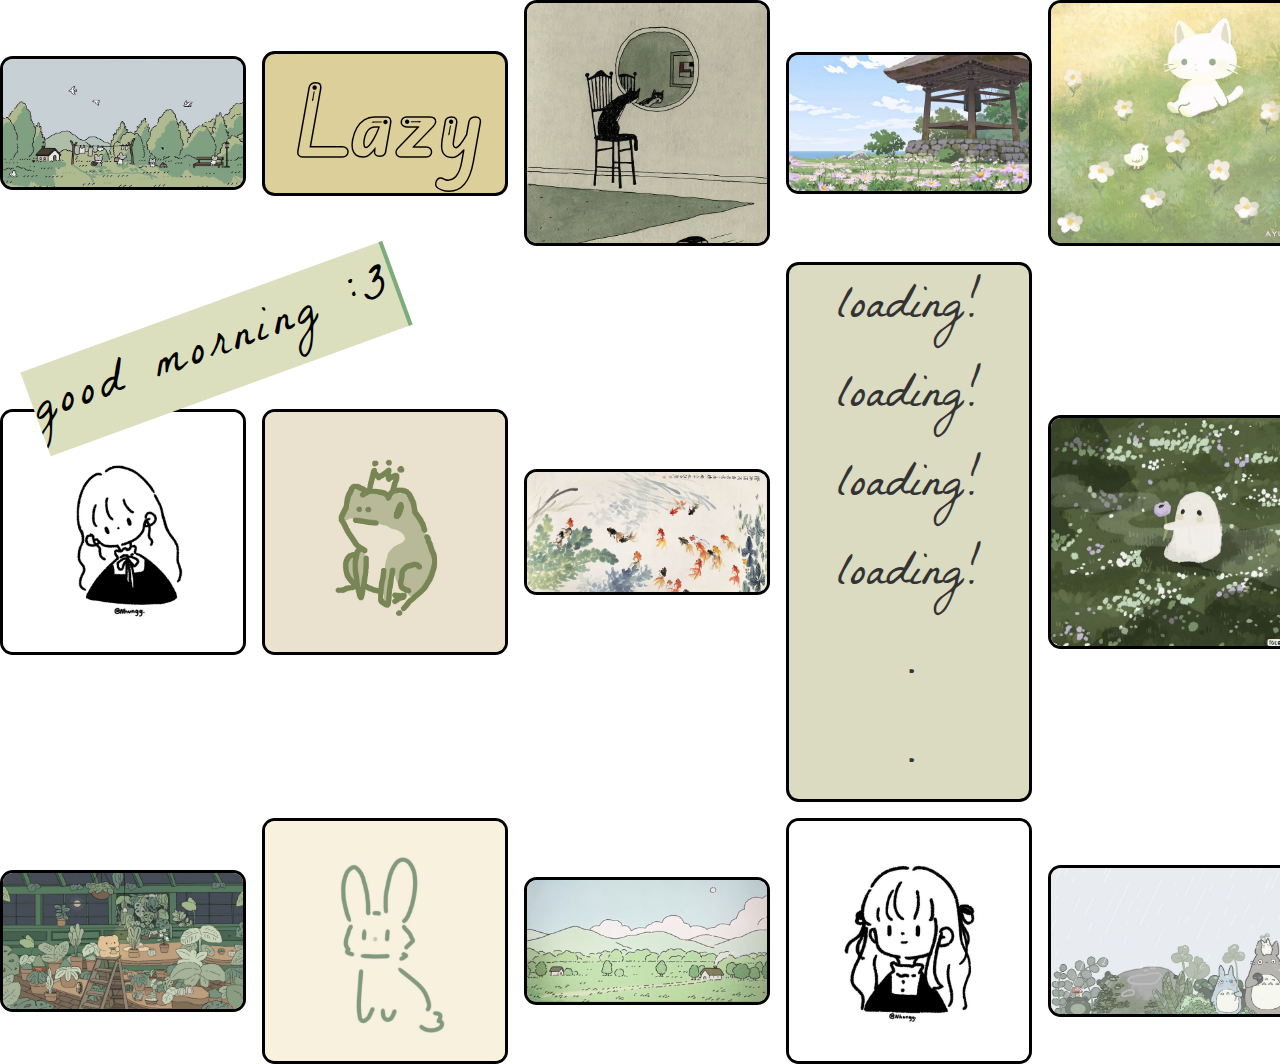
<file: index.html>
<!DOCTYPE html>
<html lang="en">
  <head>
    <meta charset="UTF-8" />
    <meta name="viewport" content="width=device-width, initial-scale=1.0" />
    <title>Document</title>

    <link rel="preconnect" href="https://fonts.googleapis.com" />
    <link rel="preconnect" href="https://fonts.gstatic.com" crossorigin />
    <link
      href="https://fonts.googleapis.com/css2?family=Edu+AU+VIC+WA+NT+Arrows:wght@400..700&display=swap"
      rel="stylesheet"
    />

    <link rel="preconnect" href="https://fonts.googleapis.com" />
    <link rel="preconnect" href="https://fonts.gstatic.com" crossorigin />
    <link
      href="https://fonts.googleapis.com/css2?family=La+Belle+Aurore&display=swap"
      rel="stylesheet"
    />

    <link rel="stylesheet" href="styles.css" />
    <script src="script.js" defer></script>
  </head>
  <body>
    <div class="table-container">
      <div class="img-table">
        <img
          data-src="assets/- _Cute wallpaper } ´+.jpeg"
          alt="Lazy-loaded image"
        />
        <div class="lazy-container">
          <p class="lazy-text">Lazy</p>
        </div>
        <img
          data-src="assets/a984f0c4-8d45-456f-890f-76a752e32bc5.jpeg"
          alt="Lazy-loaded image"
        />

        <img data-src="assets/_ (1).jpeg" alt="Lazy-loaded image" />
        <img data-src="assets/wallpaper.jpeg" alt="Lazy-loaded image" />
        <img
          data-src="assets/25c0a5d3-e97b-41fd-8449-7abf23a53846.jpeg"
          alt="Lazy-loaded image"
        />

        <img
          data-src="assets/Green icon cats and soup little frog.jpeg"
          alt="Lazy-loaded image"
        />
        <img data-src="assets/_ (4).jpeg" alt="Lazy-loaded image" />
        <div class="loading-container">
          <p class="loading-text">
            loading! <br />
            loading! <br />
            loading! <br />
            loading! <br />
            . <br />
            .
          </p>
        </div>
        <img data-src="assets/_ (7).jpeg" alt="Lazy-loaded image" />
        <img data-src="assets/_ (5).jpeg" alt="Lazy-loaded image" />
        <img data-src="assets/App !.jpeg" alt="Lazy-loaded image" />
        <img data-src="assets/_ (6).jpeg" alt="Lazy-loaded image" />
        <img
          data-src="assets/bd5d5cf4-bb40-4106-add3-245a8b94e399.jpeg"
          alt="Lazy-loaded image"
        />
        <img
          data-src="assets/Cute Laptop Wallpaper _ Desktop Wallpaper Art.jpeg"
          alt="Lazy-loaded image"
        />
      </div>
      <div class="sticker">good morning :3</div>
    </div>
  </body>
</html>
</file>
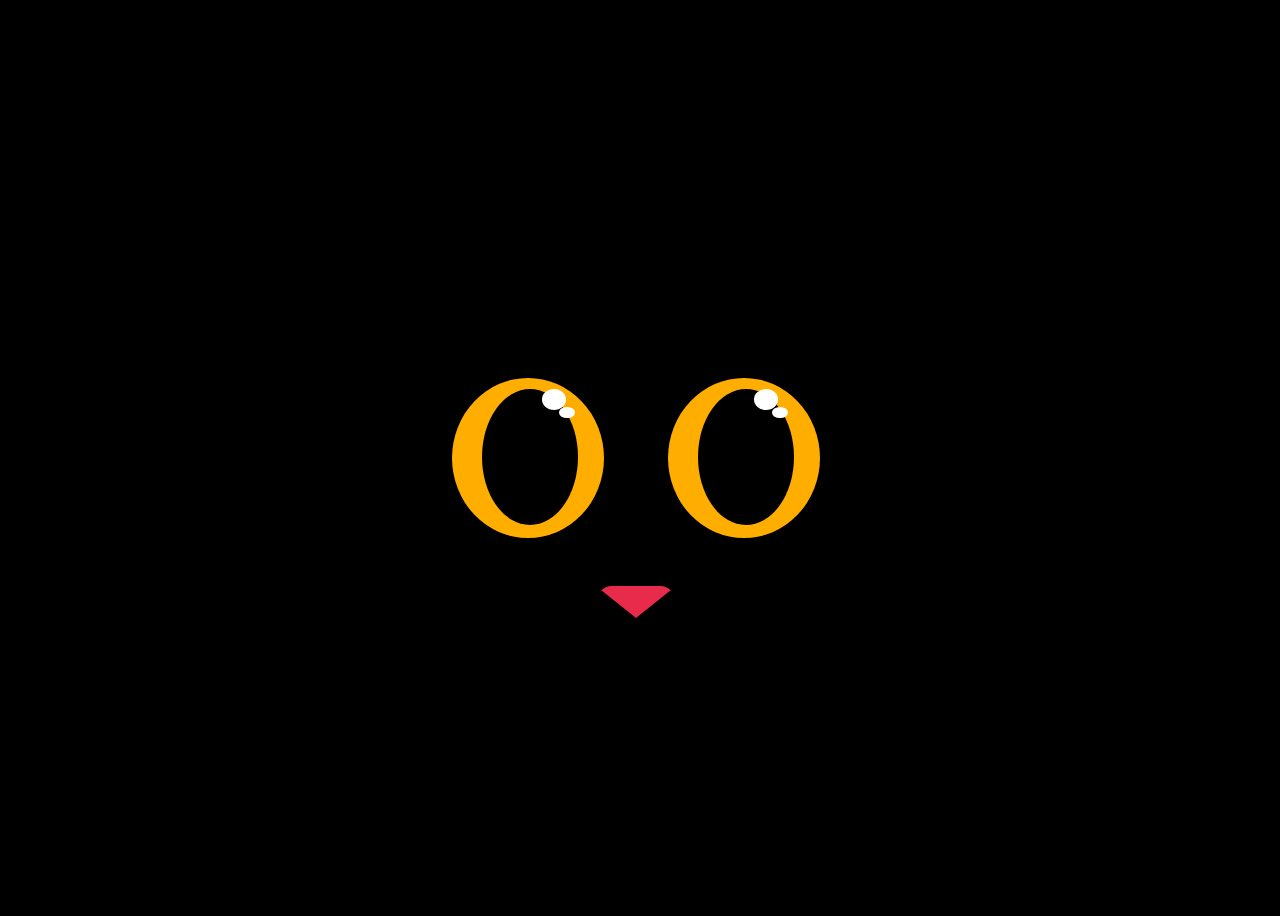
<file: cat eyes/index.html>
<!DOCTYPE html>
<html lang="en">
<head>
  <meta charset="UTF-8">
  <meta name="viewport" content="width=device-width, initial-scale=1.0">
  <title>cat eyes</title>
  <link rel="stylesheet" href="catEyes.css">
  <script src="catEyes.js" defer></script>
</head>
<body>
  <div class="cat-container">
    <div class="eyes-nose-container">
      <div class="eye-lid-container">
        <span class="lid"></span>
        <span class="lid"></span>
      </div>
      <span class="eye"></span>
      <span class="eye"></span>
      <div class="pupil-container">
        <span class="pupil"></span>
        <span class="pupil"></span>
        <div class="highlight">
          <span class="light"></span>
          <span class="light"></span>
        </div>
        <div class="small-highlight">
          <span class="small-light"></span>
          <span class="small-light"></span>
        </div>
      </div>
      <div class="nose-container"></div>
    </div>
  </div>
</body>
</html>
</file>
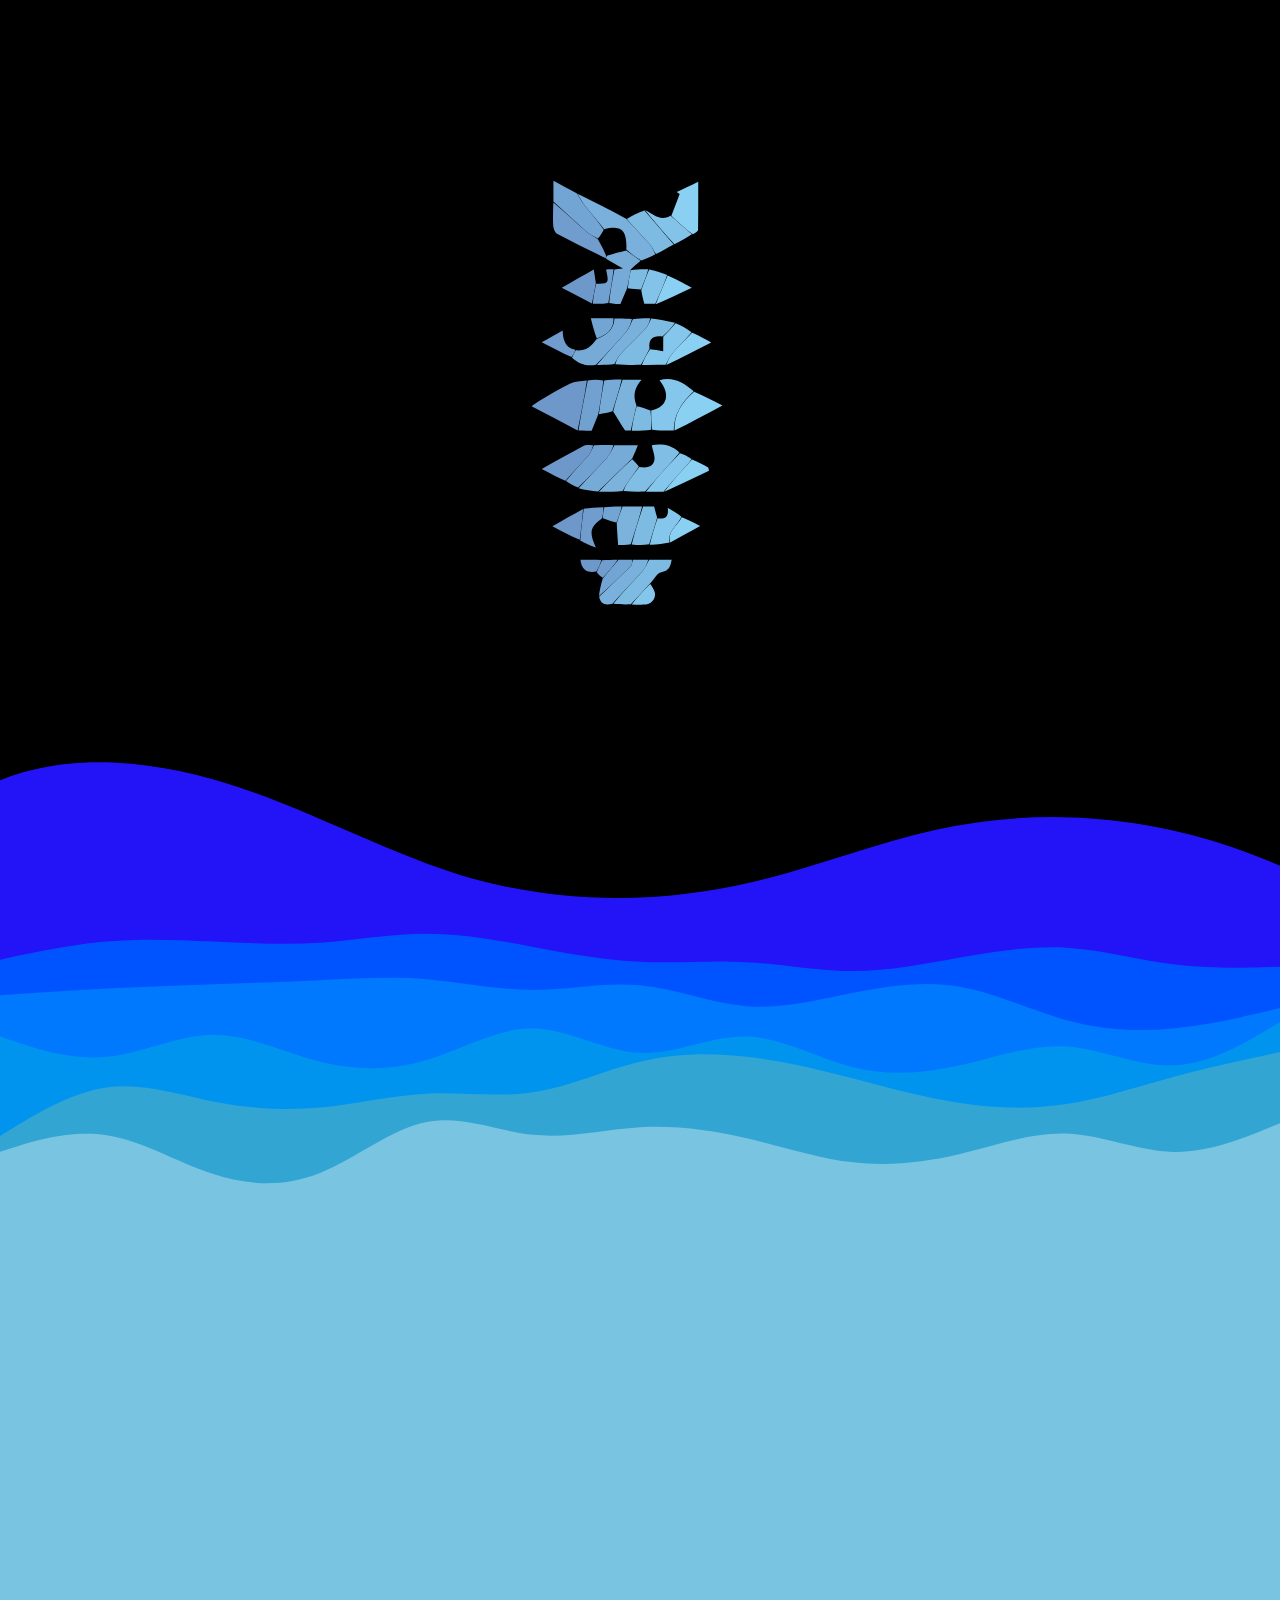
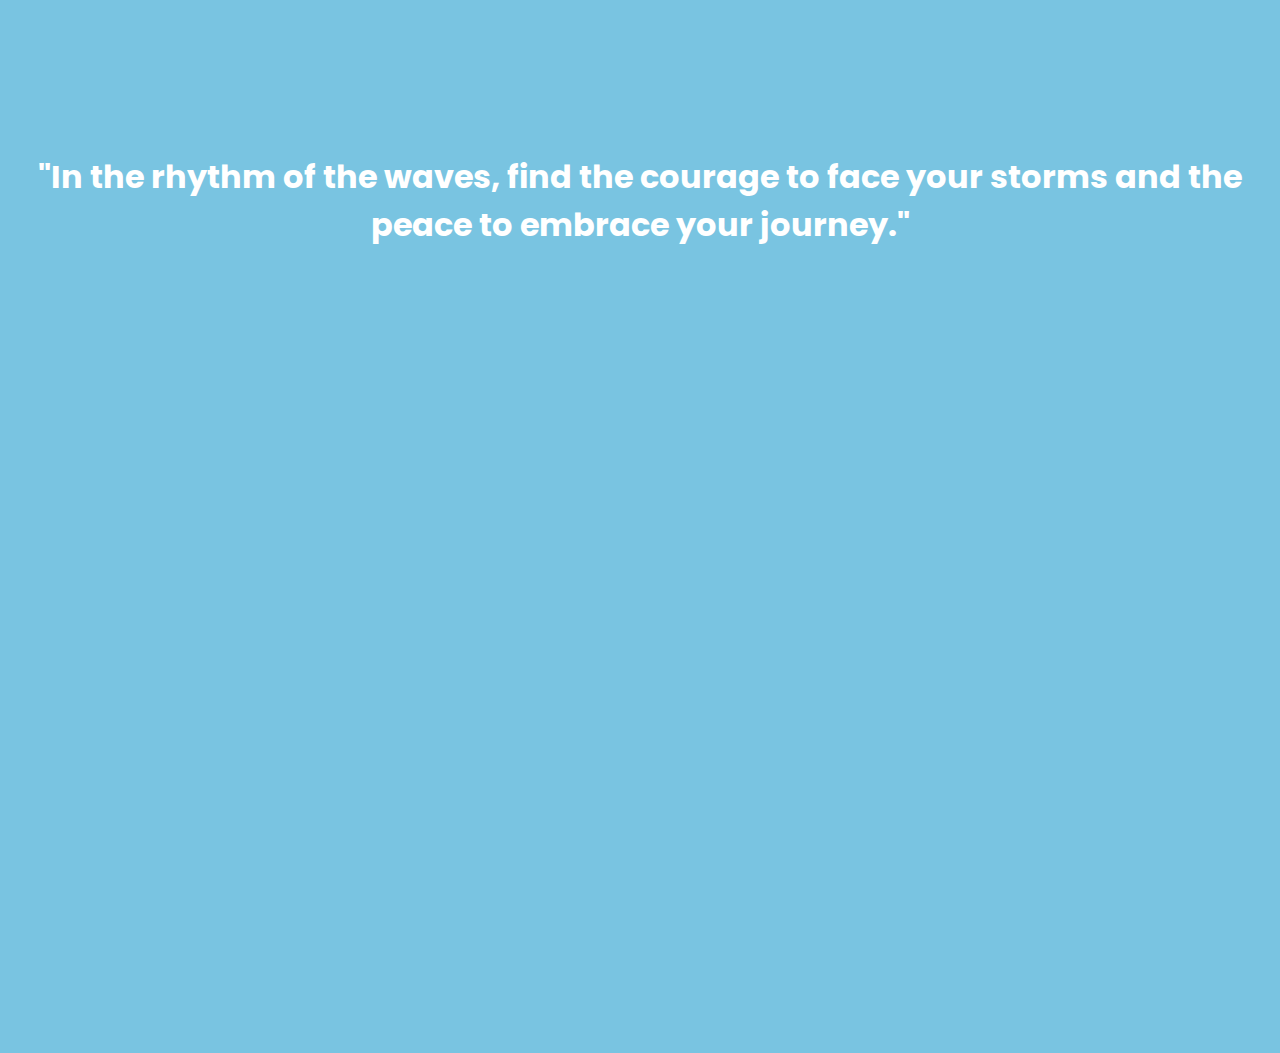
<file: fish in a pond/index.html>
<!DOCTYPE html>
<html lang="en">
  <head>
    <meta charset="UTF-8" />
    <meta name="viewport" content="width=device-width, initial-scale=1.0" />
    <link rel="stylesheet" href="styles.css" />
    <title>Fish in a Pond</title>
  </head>
  <body>
    <section id="hero-section">
      <div class="fish-container">
        <svg viewBox="0 0 313 313" enable-background="new 0 0 100 100">
          <g id="fish">
            <g id="fish1" style="--order: 1">
              <path
                fill="#7EBBE3"
                opacity="1.000000"
                stroke="none"
                d=" M161.003357,81.014320   C163.704681,80.976357 166.406021,80.938393 169.519653,81.299751   C164.972107,86.948616 159.935989,92.129387 155.101913,97.492310   C153.764130,98.976463 153.027191,101.002197 152.014557,102.779449   C148.451141,102.779457 144.887695,102.779457 141.019745,102.779457   C141.618729,99.291809 142.389099,97.283585 146.129272,96.735519   C147.976868,96.464775 149.432114,93.516510 151.447510,91.351074   C154.887863,87.619713 157.945618,84.317017 161.003357,81.014320  z"
              />
              <path
                fill="#79B0DC"
                opacity="1.000000"
                stroke="none"
                d=" M152.455322,102.844681   C153.027191,101.002197 153.764130,98.976463 155.101913,97.492310   C159.935989,92.129387 164.972107,86.948616 169.966980,81.355583   C173.021729,80.520027 175.697617,80.731903 176.475800,84.692741   C171.132294,89.917023 166.002075,94.703331 161.013763,99.633255   C160.322052,100.316856 160.331161,101.709564 160.015823,102.773994   C157.642578,102.819298 155.269318,102.864609 152.455322,102.844681  z"
              />
              <path
                fill="#73A5D4"
                opacity="1.000000"
                stroke="none"
                d=" M160.449554,102.839844   C160.331161,101.709564 160.322052,100.316856 161.013763,99.633255   C166.002075,94.703331 171.132294,89.917023 176.552231,85.049210   C176.286072,87.732368 175.685226,90.451515 174.710114,93.616165   C171.893829,96.964737 169.451828,99.867813 167.009827,102.770889   C164.967636,102.815811 162.925461,102.860748 160.449554,102.839844  z"
              />
              <path
                fill="#85C7EC"
                opacity="1.000000"
                stroke="none"
                d=" M160.553818,80.962875   C157.945618,84.317017 154.887863,87.619713 151.501068,90.969360   C150.607162,89.859413 149.986389,88.725990 149.488541,87.540932   C148.257797,84.611389 150.419006,81.163818 153.712143,80.936905   C155.833359,80.790741 157.972931,80.910728 160.553818,80.962875  z"
              />
              <path
                fill="#709DCE"
                opacity="1.000000"
                stroke="none"
                d=" M167.421173,102.838646   C169.451828,99.867813 171.893829,96.964737 174.683807,94.026176   C175.957993,94.794235 176.884232,95.597778 177.663193,96.816040   C176.686813,99.017670 175.857697,100.804596 175.028580,102.591530   C172.629898,102.696487 170.231216,102.801445 167.421173,102.838646  z"
              />
              <path
                fill="#6F98CA"
                opacity="1.000000"
                stroke="none"
                d=" M175.404373,102.699219   C175.857697,100.804596 176.686813,99.017670 177.844269,97.064056   C182.491470,96.308830 185.128448,97.928680 185.591019,102.806908   C182.280243,102.806908 179.030197,102.806908 175.404373,102.699219  z"
              />
            </g>
            <g id="fish2" style="--order: 2">
              <path
                fill="#85C7EC"
                opacity="1.000000"
                stroke="none"
                d=" M142.020599,111.209541   C145.147461,110.654503 148.274323,110.099464 151.701630,110.179657   C150.643417,114.921799 149.284744,119.028709 147.926071,123.135612   C144.644653,122.645393 142.254578,123.321129 142.943481,128.241806   C140.262894,126.684418 138.352936,125.574753 136.264038,123.857574   C138.242081,119.324547 143.219543,116.789406 142.020599,111.209541  z"
              />
              <path
                fill="#7EBBE3"
                opacity="1.000000"
                stroke="none"
                d=" M148.111832,123.476372   C149.284744,119.028709 150.643417,114.921799 152.003204,110.401260   C154.704300,109.951263 157.404282,109.914902 160.544113,110.336670   C158.993271,116.816032 157.002579,122.837265 155.011871,128.858490   C153.257797,128.858490 151.503738,128.858490 149.598251,128.858490   C149.147629,127.111900 148.722610,125.464516 148.111832,123.476372  z"
              />
              <path
                fill="#7BB3DD"
                opacity="1.000000"
                stroke="none"
                d=" M155.462936,128.915741   C157.002579,122.837265 158.993271,116.816032 160.991669,110.389008   C163.406815,109.983200 165.814255,109.983200 167.193420,109.983200   C167.450409,113.558365 167.681091,116.767433 167.870941,120.697525   C166.893600,123.897697 165.957092,126.376862 165.020569,128.856018   C161.985046,128.895004 158.949524,128.934006 155.462936,128.915741  z"
              />
              <path
                fill="#709DCE"
                opacity="1.000000"
                stroke="none"
                d=" M184.006027,127.728462   C180.966324,128.143204 177.926620,128.557938 174.452103,128.547272   C174.348541,126.470329 174.679794,124.818794 175.011047,123.167252   C180.944580,118.869476 181.531250,116.694504 178.092819,108.784134   C181.083466,109.941696 183.280838,110.792213 185.721741,112.294891   C185.312195,117.874191 184.659103,122.801331 184.006027,127.728462  z"
              />
              <path
                fill="#6F98CA"
                opacity="1.000000"
                stroke="none"
                d=" M184.329376,127.637962   C184.659103,122.801331 185.312195,117.874191 185.961746,112.546677   C190.143585,114.349976 194.328949,116.553665 199.339218,119.191689   C193.919983,122.274918 189.286346,124.911194 184.329376,127.637962  z"
              />
              <path
                fill="#8AD0F2"
                opacity="1.000000"
                stroke="none"
                d=" M141.689636,111.294838   C143.219543,116.789406 138.242081,119.324547 136.055267,123.592514   C133.364212,122.551537 130.703003,121.168114 127.094421,119.292206   C132.558380,116.261475 136.958527,113.820801 141.689636,111.294838  z"
              />
              <path
                fill="#73A5D4"
                opacity="1.000000"
                stroke="none"
                d=" M174.621216,123.103256   C174.679794,124.818794 174.348541,126.470329 174.013702,128.486511   C171.310852,128.890121 168.611588,128.929092 165.466431,128.912048   C165.957092,126.376862 166.893600,123.897697 167.976517,121.070114   C170.159073,121.494209 172.195221,122.266731 174.621216,123.103256  z"
              />
            </g>
            <g id="fish3" style="--order: 3">
              <path
                fill="#80BEE6"
                opacity="1.000000"
                stroke="none"
                d=" M156.916626,148.213425   C153.822891,147.726669 150.423569,147.687332 149.517090,151.187805   C148.943512,153.402817 150.240631,156.102249 150.751389,158.869705   C146.622986,159.420563 141.615616,159.508682 137.211823,155.231216   C139.547363,152.139435 142.008453,149.701584 144.332550,147.139465   C147.611282,143.524918 150.788635,139.818405 154.009338,136.151199   C157.373184,136.112625 160.737030,136.074036 164.510910,136.435028   C163.876221,138.460556 162.890366,140.128326 161.772583,141.702362   C160.205383,143.909256 158.539993,146.046417 156.916626,148.213425  z"
              />
              <path
                fill="#76ABD8"
                opacity="1.000000"
                stroke="none"
                d=" M169.011749,158.821320   C165.073456,158.821320 161.135162,158.821320 157.544479,158.821320   C158.320145,156.835159 159.119141,154.789261 160.311157,152.369415   C166.139023,146.716080 171.573883,141.436676 177.008743,136.157288   C180.196060,136.564133 183.383377,136.970978 186.512558,137.824280   C181.821884,143.084167 177.084625,147.803207 172.614243,152.762787   C171.071640,154.474228 170.193436,156.784561 169.011749,158.821320  z"
              />
              <path
                fill="#71A1D1"
                opacity="1.000000"
                stroke="none"
                d=" M169.462387,158.881409   C170.193436,156.784561 171.071640,154.474228 172.614243,152.762787   C177.084625,147.803207 181.821884,143.084167 186.761047,138.115814   C188.868042,138.891937 190.668427,139.822998 192.694946,141.293304   C189.184387,145.818024 185.356018,149.723343 181.761810,153.833405   C180.540756,155.229721 179.910126,157.142365 179.009705,158.819077   C175.977478,158.859879 172.945251,158.900681 169.462387,158.881409  z"
              />
              <path
                fill="#6F98CA"
                opacity="1.000000"
                stroke="none"
                d=" M179.420929,158.879791   C179.910126,157.142365 180.540756,155.229721 181.761810,153.833405   C185.356018,149.723343 189.184387,145.818024 192.964325,141.502899   C196.617477,143.077209 200.227386,144.981155 204.556000,147.264175   C197.179077,151.368835 190.751740,155.048523 184.202042,158.495697   C183.000259,159.128189 181.301514,158.816422 179.420929,158.879791  z"
              />
              <path
                fill="#7BB3DD"
                opacity="1.000000"
                stroke="none"
                d=" M176.551163,136.094345   C171.573883,141.436676 166.139023,146.716080 160.336273,152.001358   C159.061783,150.914536 158.155167,149.821838 157.082581,148.471283   C158.539993,146.046417 160.205383,143.909256 161.772583,141.702362   C162.890366,140.128326 163.876221,138.460556 164.966034,136.496033   C168.705261,136.115417 172.399429,136.073410 176.551163,136.094345  z"
              />
              <path
                fill="#85C7EC"
                opacity="1.000000"
                stroke="none"
                d=" M153.561829,136.092239   C150.788635,139.818405 147.611282,143.524918 144.332550,147.139465   C142.008453,149.701584 139.547363,152.139435 136.988739,154.959885   C134.996994,154.409653 133.163895,153.532288 131.281403,152.073532   C132.596008,150.053085 133.999405,148.649033 135.316254,147.168045   C138.568222,143.510742 141.780518,139.818146 145.008759,136.139740   C147.710617,136.104248 150.412476,136.068756 153.561829,136.092239  z"
              />
              <path
                fill="#8AD0F2"
                opacity="1.000000"
                stroke="none"
                d=" M144.620255,136.085327   C141.780518,139.818146 138.568222,143.510742 135.316254,147.168045   C133.999405,148.649033 132.596008,150.053085 131.082428,151.802032   C128.329285,150.712173 125.725739,149.312424 123.122185,147.912659   C123.000679,147.383438 122.879181,146.854202 122.757675,146.324982   C129.915695,142.893631 137.073730,139.462280 144.620255,136.085327  z"
              />
            </g>
            <g id="fish4" style="--order: 4">
              <path
                fill="#6F98CA"
                opacity="1.000000"
                stroke="none"
                d=" M187.007034,166.088867   C194.289948,169.908264 201.572861,173.727646 209.535095,177.903305   C207.847687,179.085007 206.893356,179.864838 205.839645,180.472321   C200.862396,183.341736 195.960373,186.371231 190.818130,188.911743   C188.409027,190.101944 185.517715,190.316177 182.475647,190.543350   C183.739899,182.105591 185.373474,174.097229 187.007034,166.088867  z"
              />
              <path
                fill="#85C7EC"
                opacity="1.000000"
                stroke="none"
                d=" M140.001251,166.016098   C143.362885,165.973938 146.724518,165.931763 150.542206,166.390701   C151.004913,169.859451 151.011581,172.827087 151.018250,175.794724   C143.094009,177.581863 141.425812,183.665695 146.947296,190.641327   C140.307175,192.528214 135.155380,189.326355 130.237427,185.287964   C136.084259,179.863907 139.973587,173.928833 140.001251,166.016098  z"
              />
              <path
                fill="#8AD0F2"
                opacity="1.000000"
                stroke="none"
                d=" M139.632050,166.001404   C139.973587,173.928833 136.084259,179.863907 130.018799,185.015564   C125.595940,183.097748 121.507309,181.020050 116.191139,178.318573   C124.581017,173.834167 131.921936,169.910446 139.632050,166.001404  z"
              />
              <path
                fill="#71A1D1"
                opacity="1.000000"
                stroke="none"
                d=" M186.566177,165.991013   C185.373474,174.097229 183.739899,182.105591 182.060211,190.483063   C179.640472,190.893005 177.266815,190.933823 174.449249,190.521317   C174.985825,184.670944 175.966324,179.273895 176.946823,173.876846   C177.903458,171.497360 178.860092,169.117859 180.156540,165.893158   C181.593185,165.893158 183.859253,165.893158 186.566177,165.991013  z"
              />
              <path
                fill="#7BB3DD"
                opacity="1.000000"
                stroke="none"
                d=" M165.008514,190.868729   C162.084106,190.868729 159.159698,190.868729 155.716171,190.868729   C159.026245,187.180450 160.175766,183.271881 158.221710,178.272583   C159.285873,173.779739 160.142761,169.885712 160.999664,165.991684   C162.295914,165.991684 163.592178,165.991684 163.795166,165.991684   C165.916458,169.383972 167.623978,172.114594 169.617218,175.359634   C168.271469,180.872284 166.639999,185.870514 165.008514,190.868729  z"
              />
              <path
                fill="#76ABD8"
                opacity="1.000000"
                stroke="none"
                d=" M165.455475,190.924988   C166.639999,185.870514 168.271469,180.872284 169.954147,175.511536   C172.081100,174.833130 174.156830,174.517258 176.589691,174.039108   C175.966324,179.273895 174.985825,184.670944 174.008240,190.464066   C171.308258,190.900497 168.605347,190.940872 165.455475,190.924988  z"
              />
              <path
                fill="#7EBBE3"
                opacity="1.000000"
                stroke="none"
                d=" M160.547943,165.938782   C160.142761,169.885712 159.285873,173.779739 158.104370,177.890472   C155.774261,177.375931 153.768784,176.644669 151.390778,175.854065   C151.011581,172.827087 151.004913,169.859451 150.998077,166.440186   C154.030670,165.954330 157.063446,165.920120 160.547943,165.938782  z"
              />
            </g>
            <g id="fish5" style="--order: 5">
              <path
                fill="#7EBBE3"
                opacity="1.000000"
                stroke="none"
                d=" M156.018311,198.152878   C160.043152,198.113937 164.067978,198.075012 168.543533,198.450104   C168.064987,200.340500 167.348251,202.019699 166.167923,203.256485   C162.082672,207.537079 157.743225,211.576996 153.706619,215.900925   C152.468674,217.226974 151.892166,219.170502 151.012787,220.831284   C147.229553,220.296936 143.446335,219.762589 139.384384,218.677277   C141.112961,216.062729 143.120239,213.999161 145.530670,211.959381   C150.266357,212.574402 152.370331,210.856827 151.855942,205.977203   C153.296677,203.124634 154.657501,200.638748 156.018311,198.152878  z"
              />
              <path
                fill="#76ABD8"
                opacity="1.000000"
                stroke="none"
                d=" M169.005844,220.831238   C166.304230,220.869125 163.602631,220.906998 160.452576,220.516846   C161.058090,218.170639 161.814941,215.993546 163.219971,214.381302   C168.025391,208.867172 173.058533,203.551514 178.004807,198.160126   C182.444214,197.294754 186.322327,198.606918 189.761597,201.670715   C189.072220,203.165680 188.487045,204.207382 187.901855,205.249084   C183.541870,204.804443 180.507248,206.802933 177.802246,210.717865   C172.786026,212.842575 169.177567,215.394928 169.005844,220.831238  z"
              />
              <path
                fill="#79B0DC"
                opacity="1.000000"
                stroke="none"
                d=" M177.558258,198.098145   C173.058533,203.551514 168.025391,208.867172 163.219971,214.381302   C161.814941,215.993546 161.058090,218.170639 160.006073,220.456879   C157.307266,220.865036 154.606522,220.905182 151.459274,220.888306   C151.892166,219.170502 152.468674,217.226974 153.706619,215.900925   C157.743225,211.576996 162.082672,207.537079 166.167923,203.256485   C167.348251,202.019699 168.064987,200.340500 169.003723,198.511841   C171.712708,198.118423 174.412201,198.077286 177.558258,198.098145  z"
              />
              <path
                fill="#85C7EC"
                opacity="1.000000"
                stroke="none"
                d=" M155.559540,198.091690   C154.657501,200.638748 153.296677,203.124634 151.578827,205.733536   C149.199921,205.501312 147.178055,205.146072 145.156189,204.790833   C145.146637,207.172409 145.137085,209.554001 145.127533,211.935577   C143.120239,213.999161 141.112961,216.062729 139.070465,218.448242   C136.467300,217.397873 133.899323,216.025604 131.282074,214.072266   C134.362259,210.286728 137.616516,207.191803 140.567734,203.830780   C142.007584,202.190979 142.882416,200.055069 144.013000,198.143723   C147.708908,198.105988 151.404846,198.068253 155.559540,198.091690  z"
              />
              <path
                fill="#8AD0F2"
                opacity="1.000000"
                stroke="none"
                d=" M143.639771,198.093094   C142.882416,200.055069 142.007584,202.190979 140.567734,203.830780   C137.616516,207.191803 134.362259,210.286728 131.083221,213.800949   C128.330994,212.711273 125.728325,211.311844 121.663704,209.126343   C129.638611,205.034622 136.452576,201.538544 143.639771,198.093094  z"
              />
              <path
                fill="#709DCE"
                opacity="1.000000"
                stroke="none"
                d=" M188.131866,205.502258   C188.487045,204.207382 189.072220,203.165680 189.991608,201.945282   C194.813354,204.105225 199.300919,206.443878 204.576920,209.193405   C200.711090,211.378830 197.761230,213.046448 194.334045,214.983887   C194.142944,210.405914 193.193695,206.674728 188.131866,205.502258  z"
              />
              <path
                fill="#73A5D4"
                opacity="1.000000"
                stroke="none"
                d=" M169.463257,220.891876   C169.177567,215.394928 172.786026,212.842575 177.613907,211.004028   C178.796600,214.165283 179.614792,217.330124 180.551285,220.952484   C177.536911,220.952484 173.728790,220.952484 169.463257,220.891876  z"
              />
            </g>
            <g id="fish6" style="--order: 6">
              <path
                fill="#76ABD8"
                opacity="1.000000"
                stroke="none"
                d=" M173.021332,250.043030   C173.182938,250.538559 173.143814,250.809952 172.632507,251.503555   C169.184601,252.651520 166.208862,253.377289 163.233124,254.103058   C161.000168,252.485443 158.767212,250.867813 156.222748,249.102295   C157.621384,247.817612 159.331528,246.680832 161.039185,244.811401   C161.624939,241.236481 162.213165,238.394211 162.801392,235.551926   C163.790390,233.235428 164.779373,230.918915 166.077850,227.877487   C167.286514,227.877487 169.204330,227.877487 171.561676,228.380737   C171.005829,234.180588 170.010452,239.477203 169.015060,244.773819   C167.891281,244.910202 166.767502,245.046585 164.774261,245.288467   C167.888794,247.042099 170.354691,248.430496 173.021332,250.043030  z"
              />
              <path
                fill="#6F98CA"
                opacity="1.000000"
                stroke="none"
                d=" M180.007812,228.193207   C184.555161,230.560364 189.102524,232.927505 194.781235,235.883606   C189.073792,239.132034 184.228363,241.889832 179.104614,244.806061   C178.685852,242.182571 178.422775,240.534454 178.098022,238.148605   C178.693497,234.338318 179.350662,231.265762 180.007812,228.193207  z"
              />
              <path
                fill="#83C3E9"
                opacity="1.000000"
                stroke="none"
                d=" M152.011475,244.807861   C149.132034,244.107819 146.252609,243.407791 143.201355,242.067230   C145.020126,236.946594 147.010727,232.466476 149.001328,227.986359   C150.743057,227.986359 152.484787,227.986359 154.384232,227.986359   C154.927124,230.074203 155.432846,232.019058 155.881470,234.678101   C154.553406,238.530823 153.282440,241.669342 152.011475,244.807861  z"
              />
              <path
                fill="#8AD0F2"
                opacity="1.000000"
                stroke="none"
                d=" M148.767761,227.788040   C147.010727,232.466476 145.020126,236.946594 142.976990,241.791016   C139.464020,240.301498 136.003616,238.447678 131.174484,235.860596   C137.618881,232.790222 143.076553,230.189972 148.767761,227.788040  z"
              />
              <path
                fill="#71A1D1"
                opacity="1.000000"
                stroke="none"
                d=" M179.576691,228.070694   C179.350662,231.265762 178.693497,234.338318 177.970795,237.818710   C171.915848,237.835892 171.677322,238.069183 172.904770,243.780441   C173.002853,244.347488 172.985657,244.781235 172.985657,244.781219   C171.924713,244.823151 170.863754,244.865082 169.408936,244.840408   C170.010452,239.477203 171.005829,234.180588 172.001312,228.444397   C174.382797,227.985962 176.764175,227.967072 179.576691,228.070694  z"
              />
              <path
                fill="#7EBBE3"
                opacity="1.000000"
                stroke="none"
                d=" M152.458954,244.868256   C153.282440,241.669342 154.553406,238.530823 155.981293,235.051254   C158.104446,235.056747 160.070694,235.403275 162.419159,235.650879   C162.213165,238.394211 161.624939,241.236481 161.046173,244.456879   C158.339233,244.866211 155.622818,244.897430 152.458954,244.868256  z"
              />
            </g>
            <g id="fish7" style="--order: 7">
              <path
                fill="#79B0DC"
                opacity="1.000000"
                stroke="none"
                d=" M187.019958,281.789001   C179.236862,277.887543 171.453766,273.986115 163.294952,269.628601   C159.197311,265.199951 155.386749,261.305023 151.802505,257.211914   C150.583008,255.819275 149.933533,253.927521 149.023590,252.263840   C151.087906,251.189743 153.152206,250.115646 155.875397,249.145874   C158.767212,250.867813 161.000168,252.485443 163.184448,254.528229   C162.743393,264.111267 165.633499,266.550629 174.017670,264.493011   C177.234833,268.621887 180.533829,272.326904 183.625885,276.197174   C184.975647,277.886627 185.901566,279.914703 187.019958,281.789001  z"
              />
              <path
                fill="#73A5D4"
                opacity="1.000000"
                stroke="none"
                d=" M187.312042,281.989197   C185.901566,279.914703 184.975647,277.886627 183.625885,276.197174   C180.533829,272.326904 177.234833,268.621887 174.239044,264.257141   C175.210266,262.421997 175.962265,261.179504 177.096985,259.956543   C179.248596,261.079834 181.209396,261.966064 182.751816,263.326630   C188.193069,268.126343 193.490906,273.088684 198.843140,277.989319   C198.843140,281.120148 198.843140,284.251007 198.843140,288.220490   C194.783096,286.041779 191.193619,284.115601 187.312042,281.989197  z"
              />
              <path
                fill="#709DCE"
                opacity="1.000000"
                stroke="none"
                d=" M198.902405,277.527130   C193.490906,273.088684 188.193069,268.126343 182.751816,263.326630   C181.209396,261.966064 179.248596,261.079834 177.101700,259.590210   C175.485764,256.769043 174.247818,254.333755 173.057281,251.489914   C173.143814,250.809952 173.182938,250.538559 173.222076,250.267166   C181.118378,254.192993 189.063477,258.026581 196.855545,262.149384   C197.958099,262.732758 198.817047,264.688263 198.919510,266.073029   C199.189255,269.718079 198.980103,273.398560 198.902405,277.527130  z"
              />
              <path
                fill="#8AD0F2"
                opacity="1.000000"
                stroke="none"
                d=" M141.161102,271.106750   C139.805359,274.655609 138.449631,278.204468 137.093887,281.753326   C137.573639,282.043945 138.053391,282.334564 138.533142,282.625183   C135.345718,284.163483 132.158295,285.701813 128.026993,287.695648   C128.026993,279.145477 127.976250,271.617462 128.111755,264.092804   C128.124222,263.401184 129.325562,262.731018 130.731781,262.034119   C134.712845,265.047180 137.936981,268.076965 141.161102,271.106750  z"
              />
              <path
                fill="#7EBBE3"
                opacity="1.000000"
                stroke="none"
                d=" M148.693893,252.343689   C149.933533,253.927521 150.583008,255.819275 151.802505,257.211914   C155.386749,261.305023 159.197311,265.199951 162.962982,269.502655   C160.239655,271.218903 157.472626,272.604980 154.320251,273.687134   C149.297302,267.935699 144.659729,262.488251 140.022156,257.040771   C142.802826,255.501694 145.583511,253.962631 148.693893,252.343689  z"
              />
              <path
                fill="#83C3E9"
                opacity="1.000000"
                stroke="none"
                d=" M139.665466,257.072021   C144.659729,262.488251 149.297302,267.935699 153.963470,273.742828   C150.159698,272.277008 146.978455,267.977539 141.526474,271.012421   C137.936981,268.076965 134.712845,265.047180 131.120178,261.968750   C133.604004,260.314484 136.456390,258.708893 139.665466,257.072021  z"
              />
            </g>
          </g>
        </svg>
      </div>
      <div class="bottom-wave">
        <svg
          data-name="Layer 1"
          viewBox="0 0 1200 120"
          preserveAspectRatio="none"
        >
          <path
            d="M321.39,56.44c58-10.79,114.16-30.13,172-41.86,82.39-16.72,168.19-17.73,250.45-.39C823.78,31,906.67,72,985.66,92.83c70.05,18.48,146.53,26.09,214.34,3V0H0V27.35A600.21,600.21,0,0,0,321.39,56.44Z"
            class="shape-fill"
          ></path>
        </svg>
      </div>
      <div class="bg-circles">
        <svg id="visual" viewBox="0 0 900 600">
          <g id="circles" fill="none" stroke="#FFFFFF" stroke-width="4">
            <g id="circle-1" style="--order: 1">
              <circle r="56" cx="585" cy="502"></circle>
            </g>
            <g id="circle-2" style="--order: 2">
              <circle r="32" cx="246" cy="453"></circle>
            </g>
            <g id="circle-3" style="--order: 3">
              <circle r="42" cx="771" cy="301"></circle>
            </g>
            <g id="circle-4" style="--order: 4">
              <circle r="50" cx="636" cy="23"></circle>
            </g>
            <g id="circle-5" style="--order: 5">
              <circle r="49" cx="101" cy="129"></circle>
            </g>
            <g id="circle-6" style="--order: 6">
              <circle r="51" cx="292" cy="301"></circle>
            </g>
          </g>
        </svg>
      </div>
      <div class="headline">
        <h1 style="--order: 1">The sea</h1>
        <h1 style="--order: 2">is endless,</h1>
        <h1 style="--order: 3">just like</h1>
        <h1 style="--order: 4">your</h1>
        <h1 style="--order: 5">potential.</h1>
      </div>
    </section>
    <div class="spacer top-wave"></div>
    <section id="about-section">
      <div class="about">
        <h1 class="text-type-2">
          "In the rhythm of the waves, find the courage to face your storms and
          the peace to embrace your journey."
        </h1>
      </div>
    </section>
  </body>
</html>
</file>
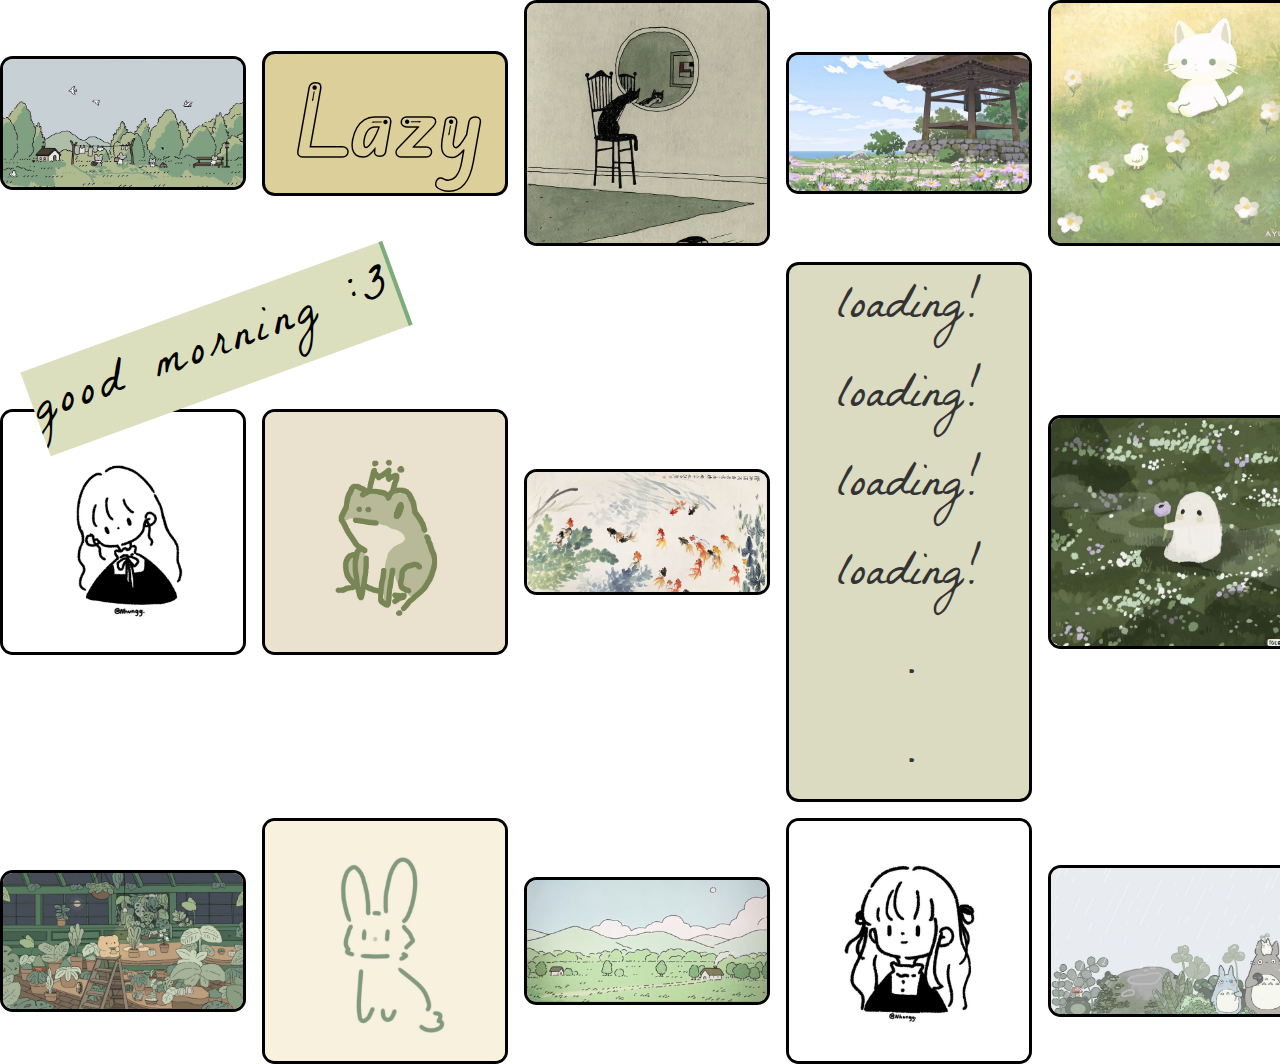
<file: pintrest like board/index.html>
<!DOCTYPE html>
<html lang="en">
  <head>
    <meta charset="UTF-8" />
    <meta name="viewport" content="width=device-width, initial-scale=1.0" />
    <title>Document</title>

    <link rel="preconnect" href="https://fonts.googleapis.com" />
    <link rel="preconnect" href="https://fonts.gstatic.com" crossorigin />
    <link
      href="https://fonts.googleapis.com/css2?family=Edu+AU+VIC+WA+NT+Arrows:wght@400..700&display=swap"
      rel="stylesheet"
    />

    <link rel="preconnect" href="https://fonts.googleapis.com" />
    <link rel="preconnect" href="https://fonts.gstatic.com" crossorigin />
    <link
      href="https://fonts.googleapis.com/css2?family=La+Belle+Aurore&display=swap"
      rel="stylesheet"
    />

    <link rel="stylesheet" href="styles.css" />
    <script src="script.js" defer></script>
  </head>
  <body>
    <div class="table-container">
      <div class="img-table">
        <img
          data-src="/assets/- _Cute wallpaper } ´+.jpeg"
          alt="Lazy-loaded image"
        />
        <div class="lazy-container">
          <p class="lazy-text">Lazy</p>
        </div>
        <img
          data-src="/assets/a984f0c4-8d45-456f-890f-76a752e32bc5.jpeg"
          alt="Lazy-loaded image"
        />

        <img data-src="/assets/_ (1).jpeg" alt="Lazy-loaded image" />
        <img data-src="/assets/wallpaper.jpeg" alt="Lazy-loaded image" />
        <img
          data-src="/assets/25c0a5d3-e97b-41fd-8449-7abf23a53846.jpeg"
          alt="Lazy-loaded image"
        />

        <img
          data-src="/assets/Green icon cats and soup little frog.jpeg"
          alt="Lazy-loaded image"
        />
        <img data-src="/assets/_ (4).jpeg" alt="Lazy-loaded image" />
        <div class="loading-container">
          <p class="loading-text">
            loading! <br />
            loading! <br />
            loading! <br />
            loading! <br />
            . <br />
            .
          </p>
        </div>
        <img data-src="/assets/_ (7).jpeg" alt="Lazy-loaded image" />
        <img data-src="/assets/_ (5).jpeg" alt="Lazy-loaded image" />
        <img data-src="/assets/App !.jpeg" alt="Lazy-loaded image" />
        <img data-src="/assets/_ (6).jpeg" alt="Lazy-loaded image" />
        <img
          data-src="/assets/bd5d5cf4-bb40-4106-add3-245a8b94e399.jpeg"
          alt="Lazy-loaded image"
        />
        <img
          data-src="/assets/Cute Laptop Wallpaper _ Desktop Wallpaper Art.jpeg"
          alt="Lazy-loaded image"
        />
      </div>
      <div class="sticker">good morning :3</div>
    </div>
  </body>
</html>
</file>
<file: styles.css>
* {
  margin: 0;
}
/* Initial state: images are scaled down and invisible */
img {
  opacity: 0;
  transform: scale(0.8);
  transition: transform 1.5s ease-in-out, opacity 0.5s ease-in-out;
}

/* When loaded, image scales up and fades in */
img[src] {
  opacity: 1;
  transform: scale(1);
}

/* Keyframe for fading in and out */
@keyframes fadeIn {
  0% {
    opacity: 0; /* Invisible */
  }
  50% {
    opacity: 0.5; /* Fully visible */
  }
  100% {
    opacity: 1;
  }
}

/* Keyframe for infinite scroll */
@keyframes scroll {
  0% {
    transform: translateY(+100%); /* Start at the initial position */
  }
  50% {
    transform: translateY(0); 
  }
  100% {
    transform: translateY(-100%); /* Move up by % of its height */
  }
}

/* The typing effect */
@keyframes typing {
  from { width: 0 }
  to { width: 25rem }
}

/* The typewriter cursor effect */
@keyframes blink-caret {
  from, to { border-color: transparent }
  50% { border-color: rgb(124, 172, 124); }
}

.img-table {
  display: grid;
  grid-template-columns: repeat(5, 1fr);
  grid-gap: 1rem;
  align-items: center;
}

img {
  display: grid;
  max-width: 15rem;
  border-radius: 0.8rem;
  border: solid;
}

.lazy-container {
  text-align: center;
  overflow: hidden;
  background-color: rgb(221, 207, 153);
  border: solid;
  border-radius: 0.8rem;
}

.lazy-text {
  font-size: 5rem;
  font-family: "Edu AU VIC WA NT Arrows", cursive;
  font-weight: 700;
}

.loading-container {
  display: flex;
  justify-content: center;
  align-items: center;
  background-color: #dbdbc1;
  overflow: hidden;
  border: solid;
  border-radius: 0.8rem;
}

.loading-text {
  font-size: 3rem;
  color: #333;
  text-align: center;
  font-family: "La Belle Aurore", cursive;

  /* Add both fade and bounce animations */
  animation:  scroll 2s ease-in-out infinite;
  
}

.table-container {
  position: relative;
}

.sticker {
  position: absolute;
  top: 19rem;
  left: 1.5rem;
  font-size: 3rem;
  font-family: "La Belle Aurore", cursive;
  background-color:  #dbdfbd;
  rotate: -20deg;
  overflow: hidden;
  border-right: .1em solid rgb(124, 172, 124);
  white-space: nowrap;
  letter-spacing: .11em;
  animation: 
    typing 2s steps(30,end), 
    blink-caret .75s step-end infinite;
}
</file>
<file: cat eyes/catEyes.css>
/* General Styles */
body {
  background-color: black; /* Background for the entire page */
}

/* Keyframes */

/* Blink animation for eyelids */
@keyframes blink {
  0% { transform: translateY(-3%); }
  14.28% { transform: translateY(+100%); } /* Halfway through the animation */
  28.57% { transform: translateY(-3%); } /* End of active animation */
  100% { transform: translateY(-3%); } /* Idle position */
}

/* Horizontal pupil movement */
@keyframes movement {
  0% { transform: translateX(0); }
  15% { transform: translateX(+4%); }
  25% { transform: translateX(-7%); }
  35% { transform: translateX(0); }
  100% { transform: translateX(0); } /* Static at the end */
}

/* Pupil scaling animation */
@keyframes focus {
  0% { transform: scale(1); }
  15% { transform: scale(1.1); }
  35% { transform: scale(1); }
  100% { transform: scale(1); } /* Static at the end */
}

/* Layout Containers */

/* Main container for centering the cat */
.cat-container {
  display: grid;
  align-items: center;
  justify-content: center;
  height: 100vh;
}

/* Eyes and nose container */
.eyes-nose-container {
  display: grid;
  grid-template-columns: 10rem 10rem; /* Two eyes side by side */
  column-gap: 3.5rem;
  align-items: center;
  justify-content: center;
  height: 10rem;
  position: relative;
  background-color: black; /* Matches body background */
}

/* Eye styling */
.eye {
  height: 10rem;
  width: 9.5rem;
  border-radius: 50%;
  background-color: rgb(255, 174, 0); /* Eye color */
}

/* Eyelid shape */
.lid {
  height: 11rem;
  width: 11rem;
  border-radius: 50%;
  background-color: black; /* Matches body background */
}

/* Eyelid animation container */
.eye-lid-container {
  display: grid;
  grid-template-columns: 10rem 10rem; /* Matches eyes layout */
  column-gap: 2.5rem;
  height: 10rem;
  position: absolute;
  bottom: 11rem; /* Positioned above eyes */
  left: 0;
  animation: blink 3s infinite ease-in-out;
  z-index: 2; /* Ensures eyelids are above pupils */
}

/* Pupil container for movement */
.pupil-container {
  display: grid;
  grid-template-columns: 10rem 10rem; /* Matches eyes layout */
  column-gap: 3.5rem;
  height: 10rem;
  position: absolute;
  left: 1.9rem; /* Adjusts starting position */
  top: 0.7rem;
  animation: movement 30s infinite ease-in-out; /* Horizontal movement */
}

/* Pupil styling */
.pupil {
  height: 8.5rem;
  width: 6rem;
  border-radius: 50%;
  background-color: black; /* Pupil color */
  animation: focus 10s infinite ease-in-out; /* Scaling effect */
}

/* Highlights */

/* Highlight container */
.highlight {
  display: grid;
  grid-template-columns: 3rem 3rem;
  column-gap: 10.3rem;
  position: absolute;
  left: 3.7rem; /* Position relative to eyes */
}

/* Main highlight */
.light {
  height: 1.3rem;
  width: 1.5rem;
  border-radius: 50%;
  background-color: white; /* Highlight color */
}

/* Smaller highlights */
.small-highlight {
  display: grid;
  grid-template-columns: 3rem 3rem;
  column-gap: 10.3rem;
  position: absolute;
  left: 4.8rem;
  top: 1.1rem;
}

.small-light {
  height: 0.7rem;
  width: 1rem;
  border-radius: 50%;
  background-color: white; /* Small highlight color */
}

/* Nose */
.nose-container {
  width: 0; /* Makes the container invisible */
  height: 0;
  border-left: 2.5rem solid transparent; /* Triangular shape */
  border-right: 2.5rem solid transparent;
  border-top: 2rem solid rgb(233, 43, 75); /* Nose color */
  border-radius: 1.5rem; /* Softens the nose edges */
  position: absolute;
  left: 9rem; /* Centered relative to the eyes */
  top: 13rem;
}
</file>
<file: pintrest like board/styles.css>
* {
  margin: 0;
}
/* Initial state: images are scaled down and invisible */
img {
  opacity: 0;
  transform: scale(0.8);
  transition: transform 1.5s ease-in-out, opacity 0.5s ease-in-out;
}

/* When loaded, image scales up and fades in */
img[src] {
  opacity: 1;
  transform: scale(1);
}

/* Keyframe for fading in and out */
@keyframes fadeIn {
  0% {
    opacity: 0; /* Invisible */
  }
  50% {
    opacity: 0.5; /* Fully visible */
  }
  100% {
    opacity: 1;
  }
}

/* Keyframe for infinite scroll */
@keyframes scroll {
  0% {
    transform: translateY(+100%); /* Start at the initial position */
  }
  50% {
    transform: translateY(0); 
  }
  100% {
    transform: translateY(-100%); /* Move up by % of its height */
  }
}

/* The typing effect */
@keyframes typing {
  from { width: 0 }
  to { width: 25rem }
}

/* The typewriter cursor effect */
@keyframes blink-caret {
  from, to { border-color: transparent }
  50% { border-color: rgb(124, 172, 124); }
}

.img-table {
  display: grid;
  grid-template-columns: repeat(5, 1fr);
  grid-gap: 1rem;
  align-items: center;
}

img {
  display: grid;
  max-width: 15rem;
  border-radius: 0.8rem;
  border: solid;
}

.lazy-container {
  text-align: center;
  overflow: hidden;
  background-color: rgb(221, 207, 153);
  border: solid;
  border-radius: 0.8rem;
}

.lazy-text {
  font-size: 5rem;
  font-family: "Edu AU VIC WA NT Arrows", cursive;
  font-weight: 700;
}

.loading-container {
  display: flex;
  justify-content: center;
  align-items: center;
  background-color: #dbdbc1;
  overflow: hidden;
  border: solid;
  border-radius: 0.8rem;
}

.loading-text {
  font-size: 3rem;
  color: #333;
  text-align: center;
  font-family: "La Belle Aurore", cursive;

  /* Add both fade and bounce animations */
  animation:  scroll 2s ease-in-out infinite;
  
}

.table-container {
  position: relative;
}

.sticker {
  position: absolute;
  top: 19rem;
  left: 1.5rem;
  font-size: 3rem;
  font-family: "La Belle Aurore", cursive;
  background-color:  #dbdfbd;
  rotate: -20deg;
  overflow: hidden;
  border-right: .1em solid rgb(124, 172, 124);
  white-space: nowrap;
  letter-spacing: .11em;
  animation: 
    typing 2s steps(30,end), 
    blink-caret .75s step-end infinite;
}
</file>
<file: fish in a pond/styles.css>
/* Import Google Fonts */
@import url("https://fonts.googleapis.com/css2?family=Poppins:wght@300;400;500;600&display=swap");

/* Global reset and styles */
* {
  margin: 0;
}

body {
  font-family: "Poppins", sans-serif;
}

@keyframes swim {
  0% {
    transform: translate(+3%, +10%);
    opacity: 0.2;
  }
  5% {
    transform: translate(-3%, +5%);
    opacity: 0.5;
  }
  10% {
    transform: translate(+3%, 0);
    opacity: 1;
  }
  15% {
    transform: translate(-3%, -5%);
  }
  20% {
    transform: translate(+3%, -10%);
  }
  25% {
    transform: translate(-3%, -15%);
  }
  30% {
    transform: translate(+3%, -20%);
  }
  35% {
    transform: translate(-3%, -25%);
  }
  40% {
    transform: translate(+3%, -30%);
  }
  45% {
    transform: translate(-3%, -35%);
  }
  50% {
    transform: translate(+3%, -40%);
  }
  55% {
    transform: translate(-3%, -45%);
  }
  60% {
    transform: translate(+3%, -50%);
  }
  65% {
    transform: translate(-3%, -55%);
  }
  70% {
    transform: translate(+3%, -60%);
  }
  75% {
    transform: translate(-3%, -65%);
  }
  80% {
    transform: translate(+3%, -70%);
  }
  85% {
    transform: translate(-3%, -75%);
  }
  90% {
    transform: translate(+3%, -80%);
    opacity: 0.6;
  }
  95% {
    transform: translate(-3%, -90%);
    opacity: 0.2;
  }
  100% {
    transform: translate(-3%, -100%);
    opacity: 0;
  }
}

/* Keyframes for bubbles animation */
@keyframes bubbles {
  0% {
    opacity: 0;
  }
  25% {
    opacity: 0.2;
  }
  50% {
    opacity: 0;
  }
  75% {
    opacity: 0.2;
  }
  100% {
    opacity: 0;
  }
}

/* Keyframes for typing effect */
@keyframes typing {
  from {
    width: 0;
    opacity: 0;
  }
  to {
    width: 100%;
    opacity: 1;
  }
}


section {
  height: 100vh;
  box-sizing: border-box;
  padding: 0 2rem;
  position: relative;
}

/* Hero Section */
#hero-section {
  display: grid;
  align-items: center;
  justify-content: center;
  background-color: #000;
}

/* Fish Container */
.fish-container {
  width: 40rem;
  height: 100vh;
  display: grid;
  align-items: center;
  transform: rotate(180deg);
}

#fish g {
  animation: swim 8s ease-in-out infinite;
  animation-delay: calc(var(--order) * 40ms);
}

/* Waves at the bottom of the screen */
.bottom-wave {
  position: absolute;
  bottom: 0;
  left: 0;
  width: 100%;
  overflow: hidden;
  transform: rotate(180deg);
}

.bottom-wave svg {
  width: 100%;
  height: 150px;
}

.bottom-wave .shape-fill {
  fill: #2214f7;
}

.bg-circles {
  position: absolute;
  height: 100vh;
  width: 100vw;
  aspect-ratio: 900/600;
}

#circles g {
  animation: bubbles 3s ease-in-out infinite;
  animation-delay: calc(var(--order) * 150ms);
  opacity: 0;
  z-index: 1;
}

/* Typing Headline */
.headline {
  position: absolute;
  top: 3rem;
  left: 3rem;
  color: white;
  font-size: 2.5rem;
  max-width: 25rem;
  display: flex;
  flex-direction: column;
  align-items: flex-start;
  z-index: 10;
  overflow: hidden;
}

/* Individual line styles */
.headline h1 {
  font-size: 3.8rem;
  margin: 0;
  white-space: nowrap;
  overflow: hidden;
  border-right: 2px solid white; /* Typing cursor effect */
  animation: typing 2s steps(30, end) calc(var(--order) * 700ms);
  animation-fill-mode: forwards;
  letter-spacing: 0.13em;
  opacity: 0;
}

/* Spacer Section */
.spacer {
  width: 100%;
  aspect-ratio: 900 / 600;
  background-repeat: no-repeat;
  background-position: center;
  background-size: cover;
}

.top-wave {
  background-image: url(./top-wave.svg);
}

/* About Section */
#about-section {
  background-color: #79c4e1;
}

.about {
  display: grid;
  align-items: center;
  text-align: center;
}

.text-type-2 {
  color: white;
  font-size: 2rem;
  animation: typing 2s ease-in;
}
</file>
